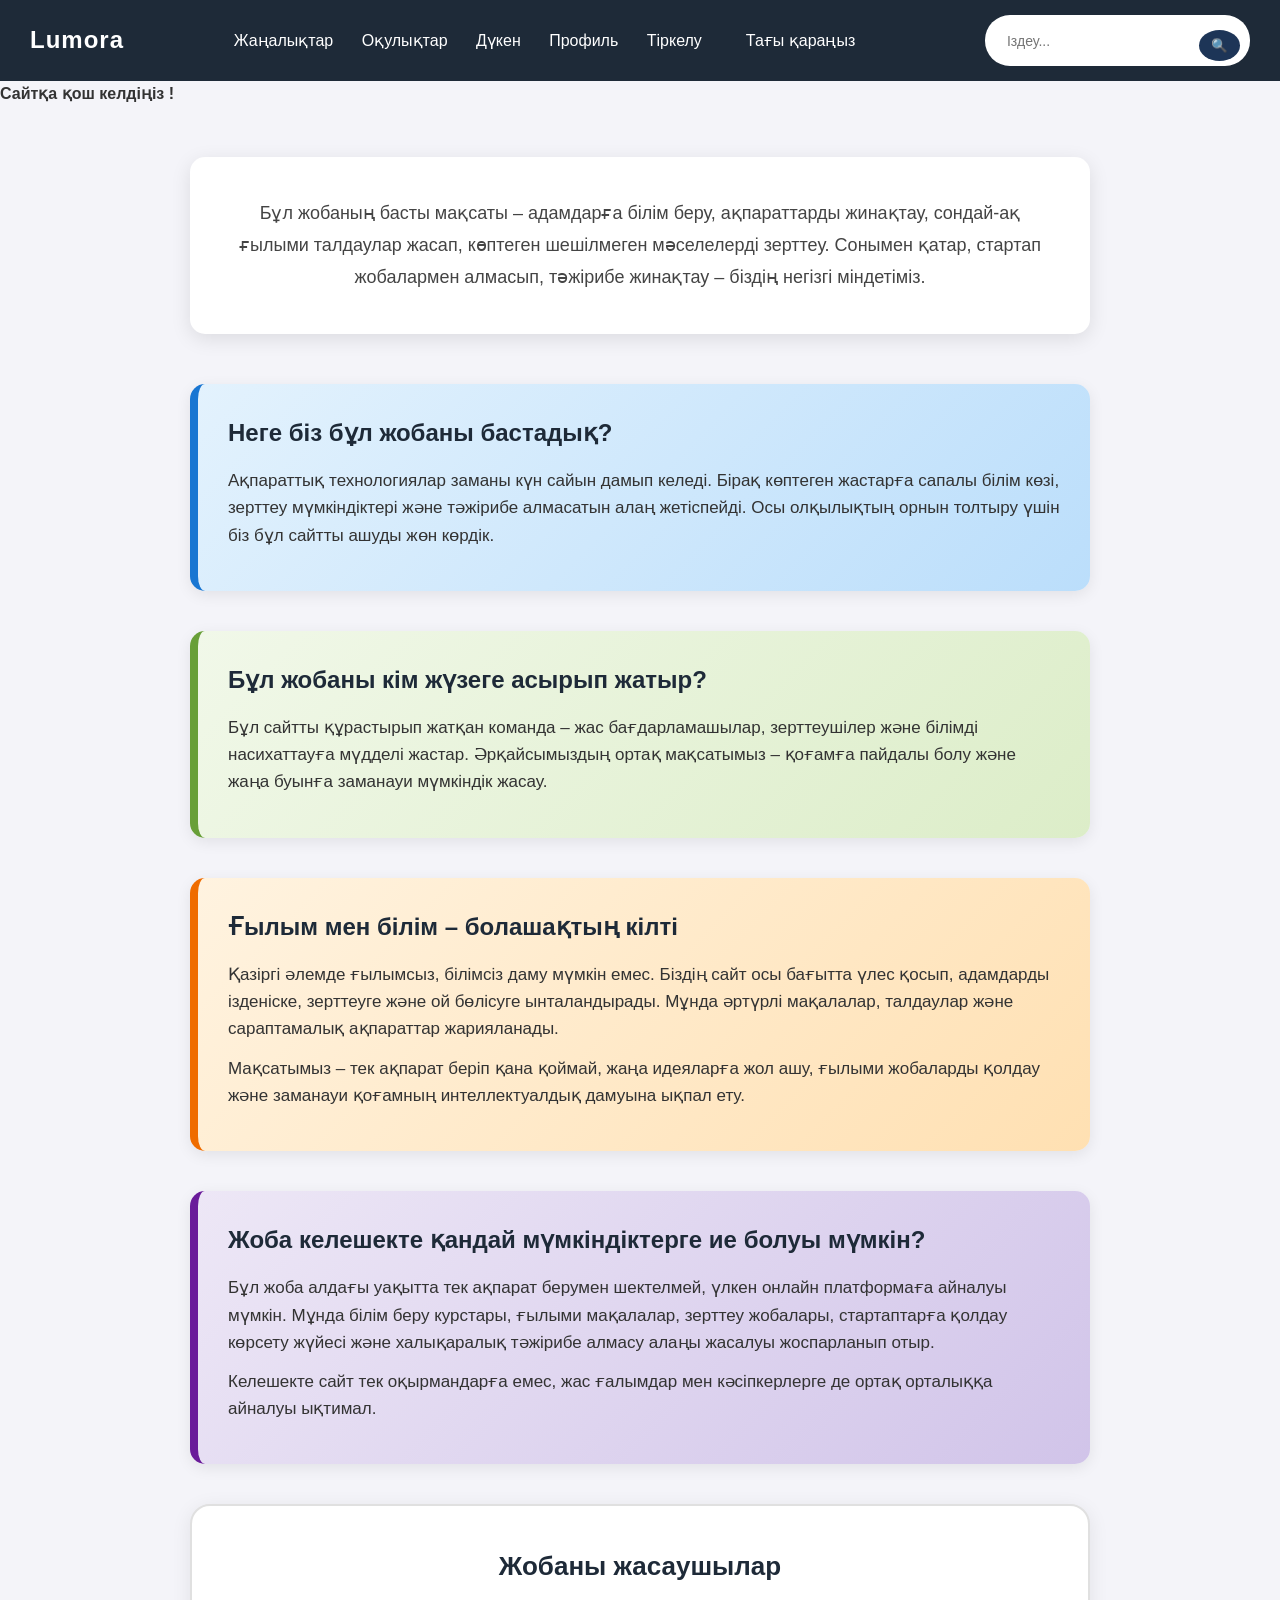
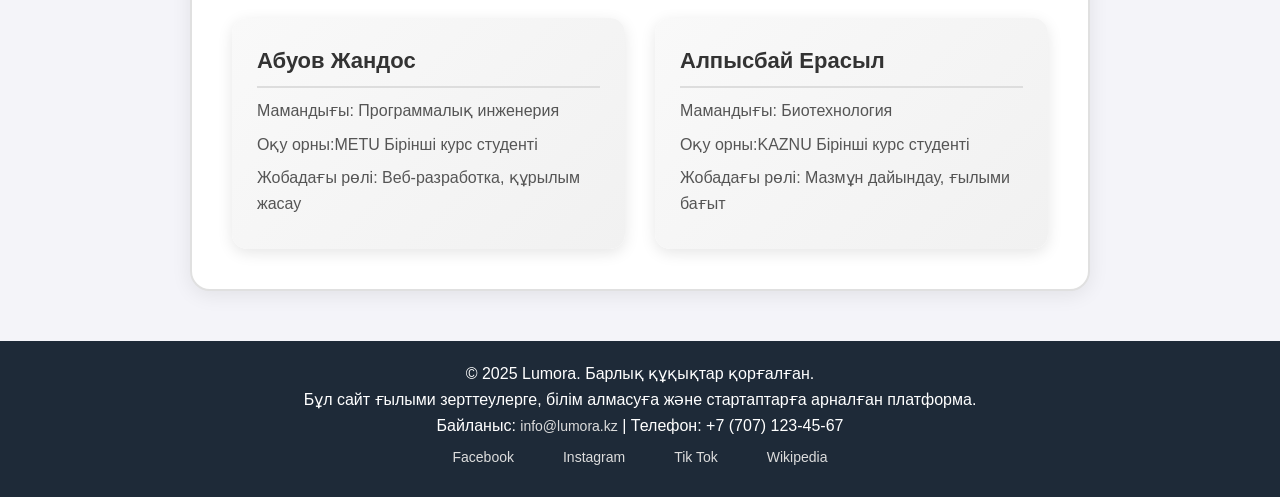
<file: index.html>
<!DOCTYPE html>
<html lang="en">
<head>
    <meta charset="UTF-8">
    <meta name="viewport" content="width=device-width, initial-scale=1.0">
    <title>SokolOW</title>
    <link rel="stylesheet" href="style.css">
</head>
 <header><h3>Lumora </h3>
    <div class="links">
        <nav><ul>
            <li>
                <a href="News.html">Жаңалықтар</a>
                <a href="Okulyq.html">Оқулықтар</a>

        
                <a href="Duken.html">Дүкен</a>
                <a href="#">Профиль</a>
                <a href="Tirkelu.html">Тіркелу</a>
                <li>
                    <a href="#">Тағы қараңыз</a>
                    <ul>
                        <a href="#">Қызықты ақпараттар</a>
                        <a href="#">Сайт туралы</a>
                        <a href="#">Қосымша ақпараттар</a>
                        <a href="#">Құрастырушылар</a>
                    </ul>
                </li>


            </li>
    </ul></nav>
    </div>


    <!-- Іздеу жолағы -->
  <form class="search-bar">
    <input type="text" placeholder="Іздеу..." />
    <button type="submit">🔍</button>
  </form>
  <script>
document.getElementById("search").addEventListener("keyup", function() {
  let filter = this.value.toLowerCase();
  let items = document.querySelectorAll(".content p");

  items.forEach(item => {
    if (item.textContent.toLowerCase().includes(filter)) {
      item.style.display = "block";
    } else {
      item.style.display = "none";
    }
  });
});

  </script>
 </header>
<body>
    <section><h4>
Сайтқа қош келдіңіз !    </h4>
</section>
<section class="intro">
    
    <p>
        Бұл жобаның басты мақсаты – адамдарға білім беру, ақпараттарды жинақтау, 
        сондай-ақ ғылыми талдаулар жасап, көптеген шешілмеген мәселелерді зерттеу.  
        Сонымен қатар, стартап жобалармен алмасып, тәжірибе жинақтау – біздің негізгі міндетіміз.
    </p>
</section>
<section class="block mission">
    <h2>Неге біз бұл жобаны бастадық?</h2>
    <p>
        Ақпараттық технологиялар заманы күн сайын дамып келеді. Бірақ көптеген жастарға сапалы білім көзі, 
        зерттеу мүмкіндіктері және тәжірибе алмасатын алаң жетіспейді. Осы олқылықтың орнын толтыру үшін 
        біз бұл сайтты ашуды жөн көрдік. 
    </p>
</section>

<!-- Блок 2: Кімдер жасап жатыр -->
<section class="block creators">
    <h2>Бұл жобаны кім жүзеге асырып жатыр?</h2>
    <p>
        Бұл сайтты құрастырып жатқан команда – жас бағдарламашылар, зерттеушілер және 
        білімді насихаттауға мүдделі жастар. Әрқайсымыздың ортақ мақсатымыз – қоғамға пайдалы 
        болу және жаңа буынға заманауи мүмкіндік жасау. 
    </p>
</section>

<!-- Блок 3: Мақала -->
<article class="block article">
    <h2>Ғылым мен білім – болашақтың кілті</h2>
    <p>
        Қазіргі әлемде ғылымсыз, білімсіз даму мүмкін емес. Біздің сайт осы бағытта үлес қосып, 
        адамдарды ізденіске, зерттеуге және ой бөлісуге ынталандырады. Мұнда әртүрлі 
        мақалалар, талдаулар және сараптамалық ақпараттар жарияланады. 
    </p>
    <p>
        Мақсатымыз – тек ақпарат беріп қана қоймай, жаңа идеяларға жол ашу, ғылыми жобаларды 
        қолдау және заманауи қоғамның интеллектуалдық дамуына ықпал ету.
    </p>
</article>
    <!-- Блок 4: Жоба келешегі -->
    <section class="block future">
        <h2>Жоба келешекте қандай мүмкіндіктерге ие болуы мүмкін?</h2>
        <p>
            Бұл жоба алдағы уақытта тек ақпарат берумен шектелмей, үлкен онлайн платформаға айналуы мүмкін. 
            Мұнда білім беру курстары, ғылыми мақалалар, зерттеу жобалары, стартаптарға қолдау көрсету жүйесі 
            және халықаралық тәжірибе алмасу алаңы жасалуы жоспарланып отыр. 
        </p>
        <p>
            Келешекте сайт тек оқырмандарға емес, жас ғалымдар мен кәсіпкерлерге де ортақ орталыққа айналуы ықтимал.
        </p>
    </section>

    <!-- Блок 5: Жобаны жасаушылар -->
    <section class="block creators-team">
        <h2>Жобаны жасаушылар</h2>
        <div class="team">
            <div class="person">
                <h3>Абуов Жандос</h3>
                <p>Мамандығы: Программалық инженерия</p>
                <p>Оқу орны:METU Бірінші курс студенті</p>
                <p>Жобадағы рөлі: Веб-разработка, құрылым жасау</p>
            </div>
            <div class="person">
                <h3>Алпысбай Ерасыл</h3>
                <p>Мамандығы: Биотехнология</p>
                <p>Оқу орны:KAZNU Бірінші курс студенті</p>
                <p>Жобадағы рөлі: Мазмұн дайындау, ғылыми бағыт</p>
            </div>
        </div>
    </section>


    <div class="links"></div>
    <footer>
        <div class="footer-info">
        <p>&copy; 2025 Lumora. Барлық құқықтар қорғалған.</p>
        <p>Бұл сайт ғылыми зерттеулерге, білім алмасуға және стартаптарға арналған платформа.</p>
        <p>Байланыс: <a href="mailto:info@lumora.kz">info@lumora.kz</a> | Телефон: +7 (707) 123-45-67</p>
    </div>
        <nav>
            <a href="https://facebook.com">Facebook</a>
            <a href="https://intagram.com">Instagram</a>
            <a href="https://tiktok.com">Tik Tok</a>
            <a href="https://wikipedia.org">Wikipedia</a>
    </nav>
   </footer>
</body>
</html>
</file>
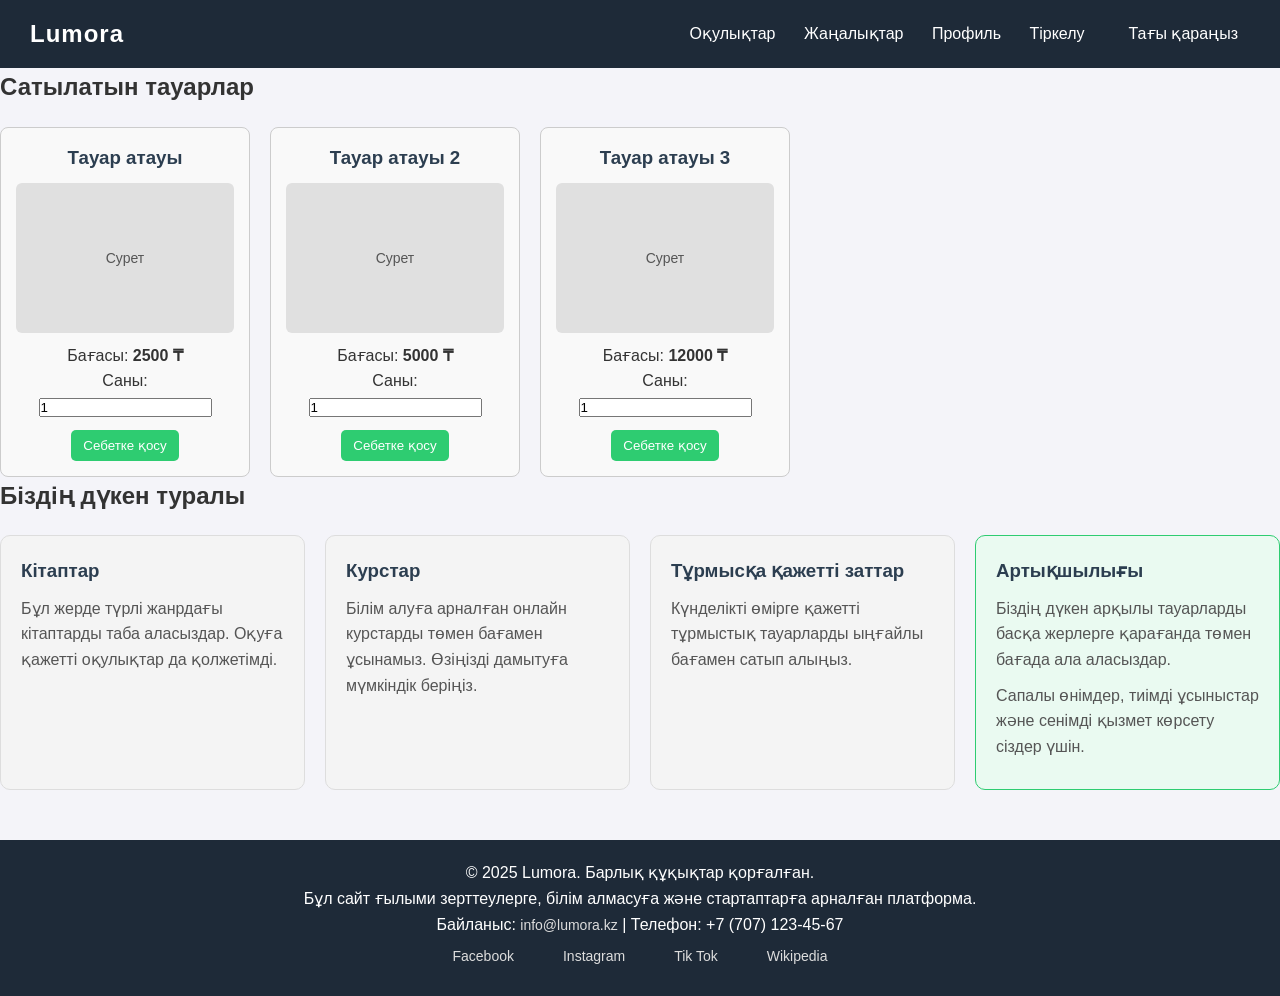
<file: Duken.html>
<!DOCTYPE html>
<html lang="en">
<head>
    <meta charset="UTF-8">
    <meta name="viewport" content="width=device-width, initial-scale=1.0">
    <title>SokolOW</title>
    <link rel="stylesheet" href="style.css">
</head>
<header><a href="index.html" class="logo-link"><h3>Lumora </h3></a>
    <div class="links">
        <nav><ul>
            <li>
                
                <a href="Okulyq.html">Оқулықтар</a>
                <a href="News.html">Жаңалықтар</a>
                
                <a href="#">Профиль</a>
                <a href="Tirkelu.html">Тіркелу</a>
                <li>
                    <a href="#">Тағы қараңыз</a>
                    <ul>
                        <a href="#">Қызықты ақпараттар</a>
                        <a href="#">Сайт туралы</a>
                        <a href="#">Қосымша ақпараттар</a>
                        <a href="#">Құрастырушылар</a>
                    </ul>
                </li>


            </li>
    </ul></nav>
    </div>
    
 </header>
<body>
    <main>
  <h2>Сатылатын тауарлар</h2>
  <div class="product-list">
    
    <!-- 1-тауар -->
    <div class="product">
      <h3>Тауар атауы</h3>
      <div class="image-placeholder">Сурет</div>
      <p>Бағасы: <strong>2500 ₸</strong></p>
      <label>
        Саны: 
        <input type="number" value="1" min="1">
      </label>
      <button>Себетке қосу</button>
    </div>

    <!-- 2-тауар -->
    <div class="product">
      <h3>Тауар атауы 2</h3>
      <div class="image-placeholder">Сурет</div>
      <p>Бағасы: <strong>5000 ₸</strong></p>
      <label>
        Саны: 
        <input type="number" value="1" min="1">
      </label>
      <button>Себетке қосу</button>
    </div>

    <!-- 3-тауар -->
    <div class="product">
      <h3>Тауар атауы 3</h3>
      <div class="image-placeholder">Сурет</div>
      <p>Бағасы: <strong>12000 ₸</strong></p>
      <label>
        Саны: 
        <input type="number" value="1" min="1">
      </label>
      <button>Себетке қосу</button>
    </div>

  </div>
</main>
<main>
  <h2>Біздің дүкен туралы</h2>
  <div class="info-blocks">

    <div class="info-block">
      <h3>Кітаптар</h3>
      <p>Бұл жерде түрлі жанрдағы кітаптарды таба аласыздар. Оқуға қажетті оқулықтар да қолжетімді.</p>
    </div>

    <div class="info-block">
      <h3>Курстар</h3>
      <p>Білім алуға арналған онлайн курстарды төмен бағамен ұсынамыз. Өзіңізді дамытуға мүмкіндік беріңіз.</p>
    </div>

    <div class="info-block">
      <h3>Тұрмысқа қажетті заттар</h3>
      <p>Күнделікті өмірге қажетті тұрмыстық тауарларды ыңғайлы бағамен сатып алыңыз.</p>
    </div>

    <div class="info-block highlight">
      <h3>Артықшылығы</h3>
      <p>Біздің дүкен арқылы тауарларды басқа жерлерге қарағанда төмен бағада ала аласыздар.</p>
      <p>Сапалы өнімдер, тиімді ұсыныстар және сенімді қызмет көрсету сіздер үшін.</p>
    </div>

  </div>
</main>

 <footer>
        <div class="footer-info">
        <p>&copy; 2025 Lumora. Барлық құқықтар қорғалған.</p>
        <p>Бұл сайт ғылыми зерттеулерге, білім алмасуға және стартаптарға арналған платформа.</p>
        <p>Байланыс: <a href="mailto:info@lumora.kz">info@lumora.kz</a> | Телефон: +7 (707) 123-45-67</p>
    </div>
        <nav>
            <a href="https://facebook.com">Facebook</a>
            <a href="https://intagram.com">Instagram</a>
            <a href="https://tiktok.com">Tik Tok</a>
            <a href="https://wikipedia.org">Wikipedia</a>
    </nav>
   </footer>
</body>
</html>
</file>
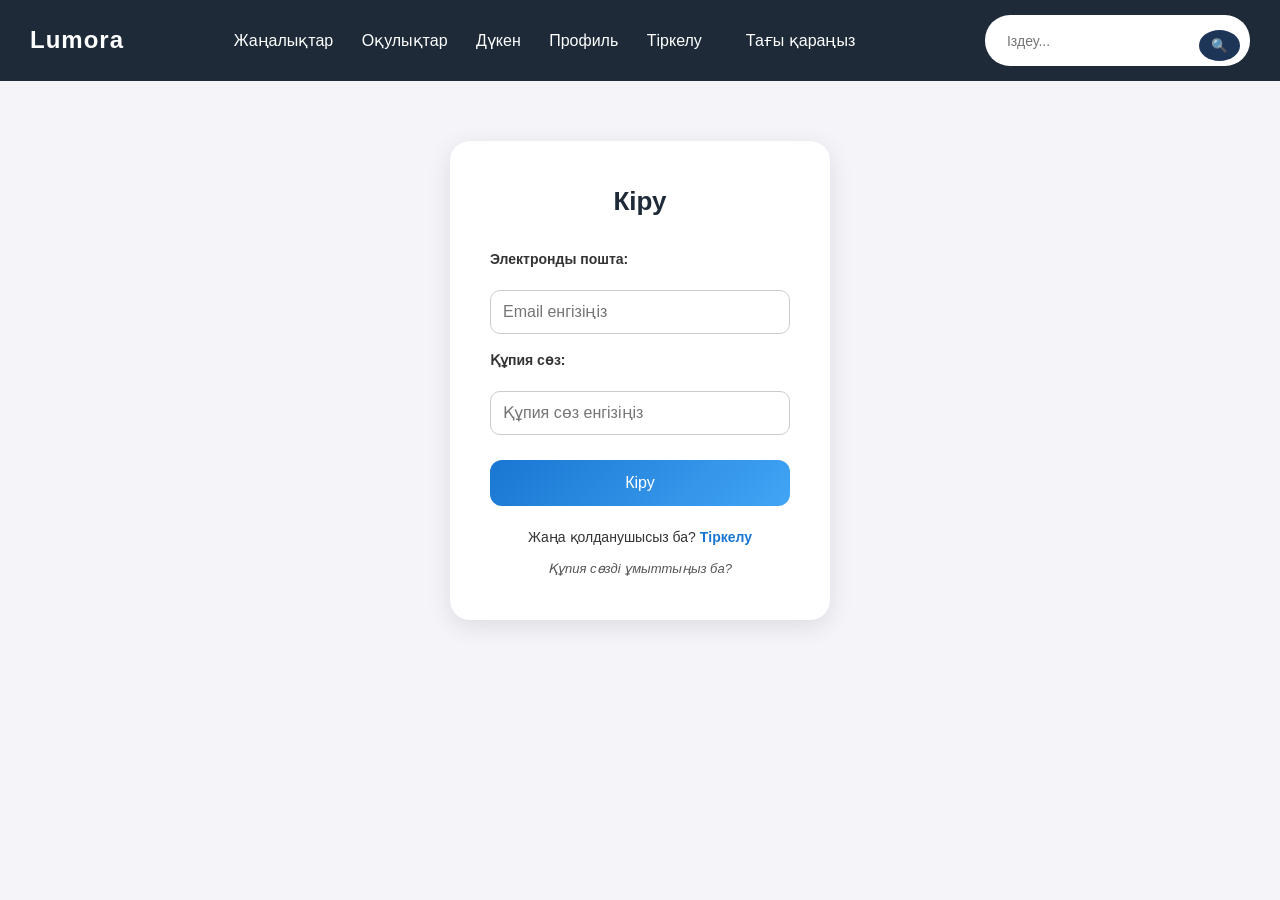
<file: Kiru.html>
<!DOCTYPE html>
<html lang="en">
<head>
    <meta charset="UTF-8">
    <meta name="viewport" content="width=device-width, initial-scale=1.0">
    <title>SokolOW</title>
    <link rel="stylesheet" href="style.css">
</head>
<header>
    <h3>Lumora </h3>
    <div class="links">
        <nav><ul>
            <li>
                <a href="News.html">Жаңалықтар</a>
                <a href="Okulyq.html">Оқулықтар</a>

        
                <a href="Duken.html">Дүкен</a>
                <a href="#">Профиль</a>
                <a href="Tirkelu.html">Тіркелу</a>
                <li>
                    <a href="#">Тағы қараңыз</a>
                    <ul>
                        <a href="#">Қызықты ақпараттар</a>
                        <a href="#">Сайт туралы</a>
                        <a href="#">Қосымша ақпараттар</a>
                        <a href="#">Құрастырушылар</a>
                    </ul>
                </li>


            </li>
    </ul></nav>
    </div>


    <!-- Іздеу жолағы -->
  <form class="search-bar">
    <input type="text" placeholder="Іздеу..." />
    <button type="submit">🔍</button>
  </form>
  <script>
document.getElementById("search").addEventListener("keyup", function() {
  let filter = this.value.toLowerCase();
  let items = document.querySelectorAll(".content p");

  items.forEach(item => {
    if (item.textContent.toLowerCase().includes(filter)) {
      item.style.display = "block";
    } else {
      item.style.display = "none";
    }
  });
});

  </script>
 </header>
<body>
    <section class="login">
        <h2>Кіру</h2>
        <form action="#" method="post">
            <label for="email">Электронды пошта:</label>
            <input type="email" id="email" name="email" placeholder="Email енгізіңіз" required>
    
            <label for="password">Құпия сөз:</label>
            <input type="password" id="password" name="password" placeholder="Құпия сөз енгізіңіз" required>
    
            <button type="submit">Кіру</button>
        </form>
        <p class="register-text">Жаңа қолданушысыз ба? <a href="Tirkelu.html">Тіркелу</a></p>
        <p class="forgot"><a href="#">Құпия сөзді ұмыттыңыз ба?</a></p>
    </section>
    
</body>
</html>
</file>
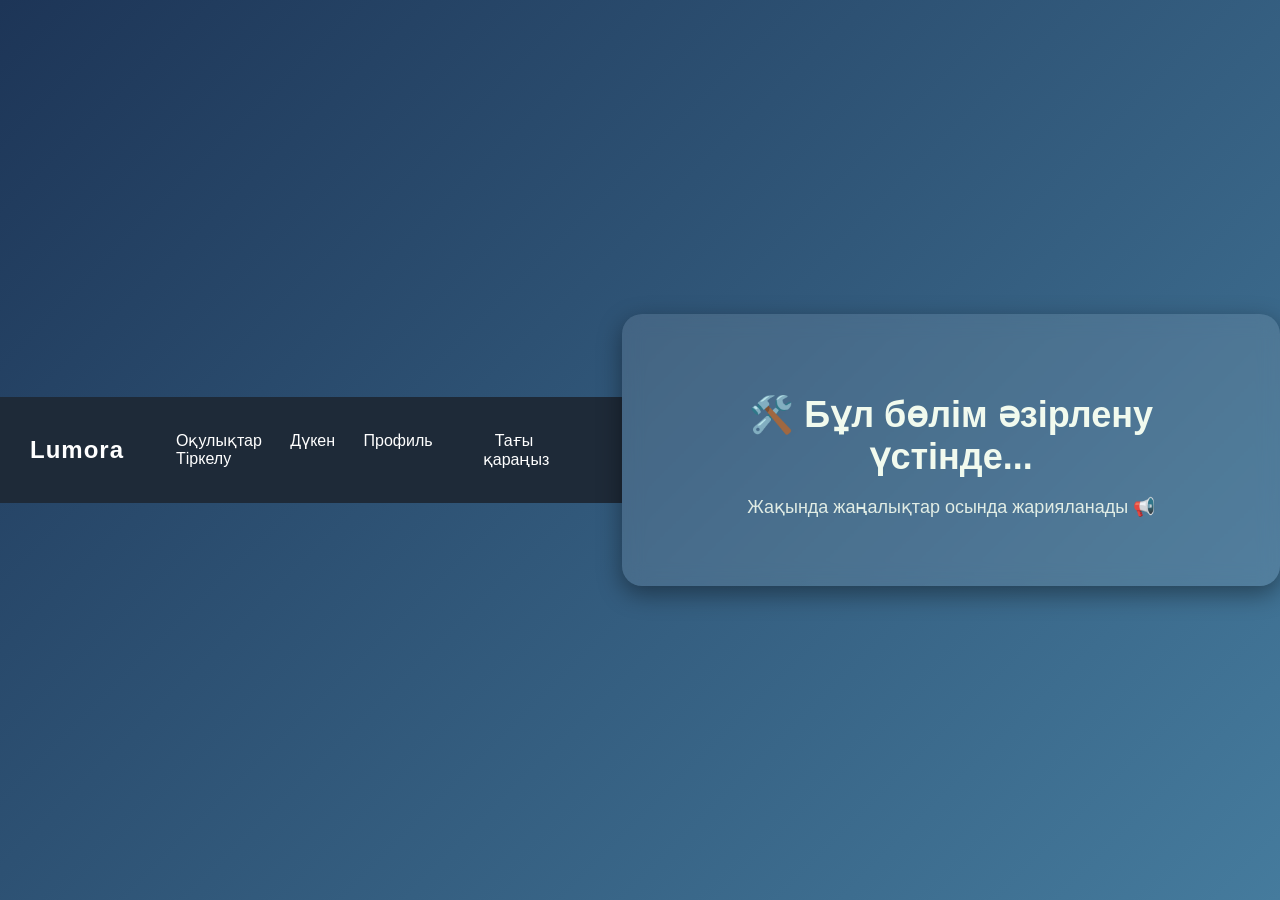
<file: News.html>
<!DOCTYPE html>
<html lang="en">
<head>
    <meta charset="UTF-8">
    <meta name="viewport" content="width=device-width, initial-scale=1.0">
    <title>SokolOW</title>
    <link rel="stylesheet" href="news.css">
</head>
 <header><a href="index.html" class="logo-link"><h3>Lumora</h3></a>
    <div class="links">
        <nav><ul>
            <li>
                
                <a href="Okulyq.html">Оқулықтар</a>
                <a href="Duken.html">Дүкен</a>
                <a href="#">Профиль</a>
                <a href="Tirkelu.html">Тіркелу</a>
                <li>
                    <a href="#">Тағы қараңыз</a>
                    <ul>
                        <a href="#">Қызықты ақпараттар</a>
                        <a href="#">Сайт туралы</a>
                        <a href="#">Қосымша ақпараттар</a>
                        <a href="#">Құрастырушылар</a>
                    </ul>
                </li>


            </li>
    </ul></nav>
    </div>
    
 </header>
 <body>
    

 <section class="news">
    <h1>🛠️ Бұл бөлім әзірлену үстінде...</h1>
    <p>Жақында жаңалықтар осында жарияланады 📢</p>
  </section>
</body>
</file>
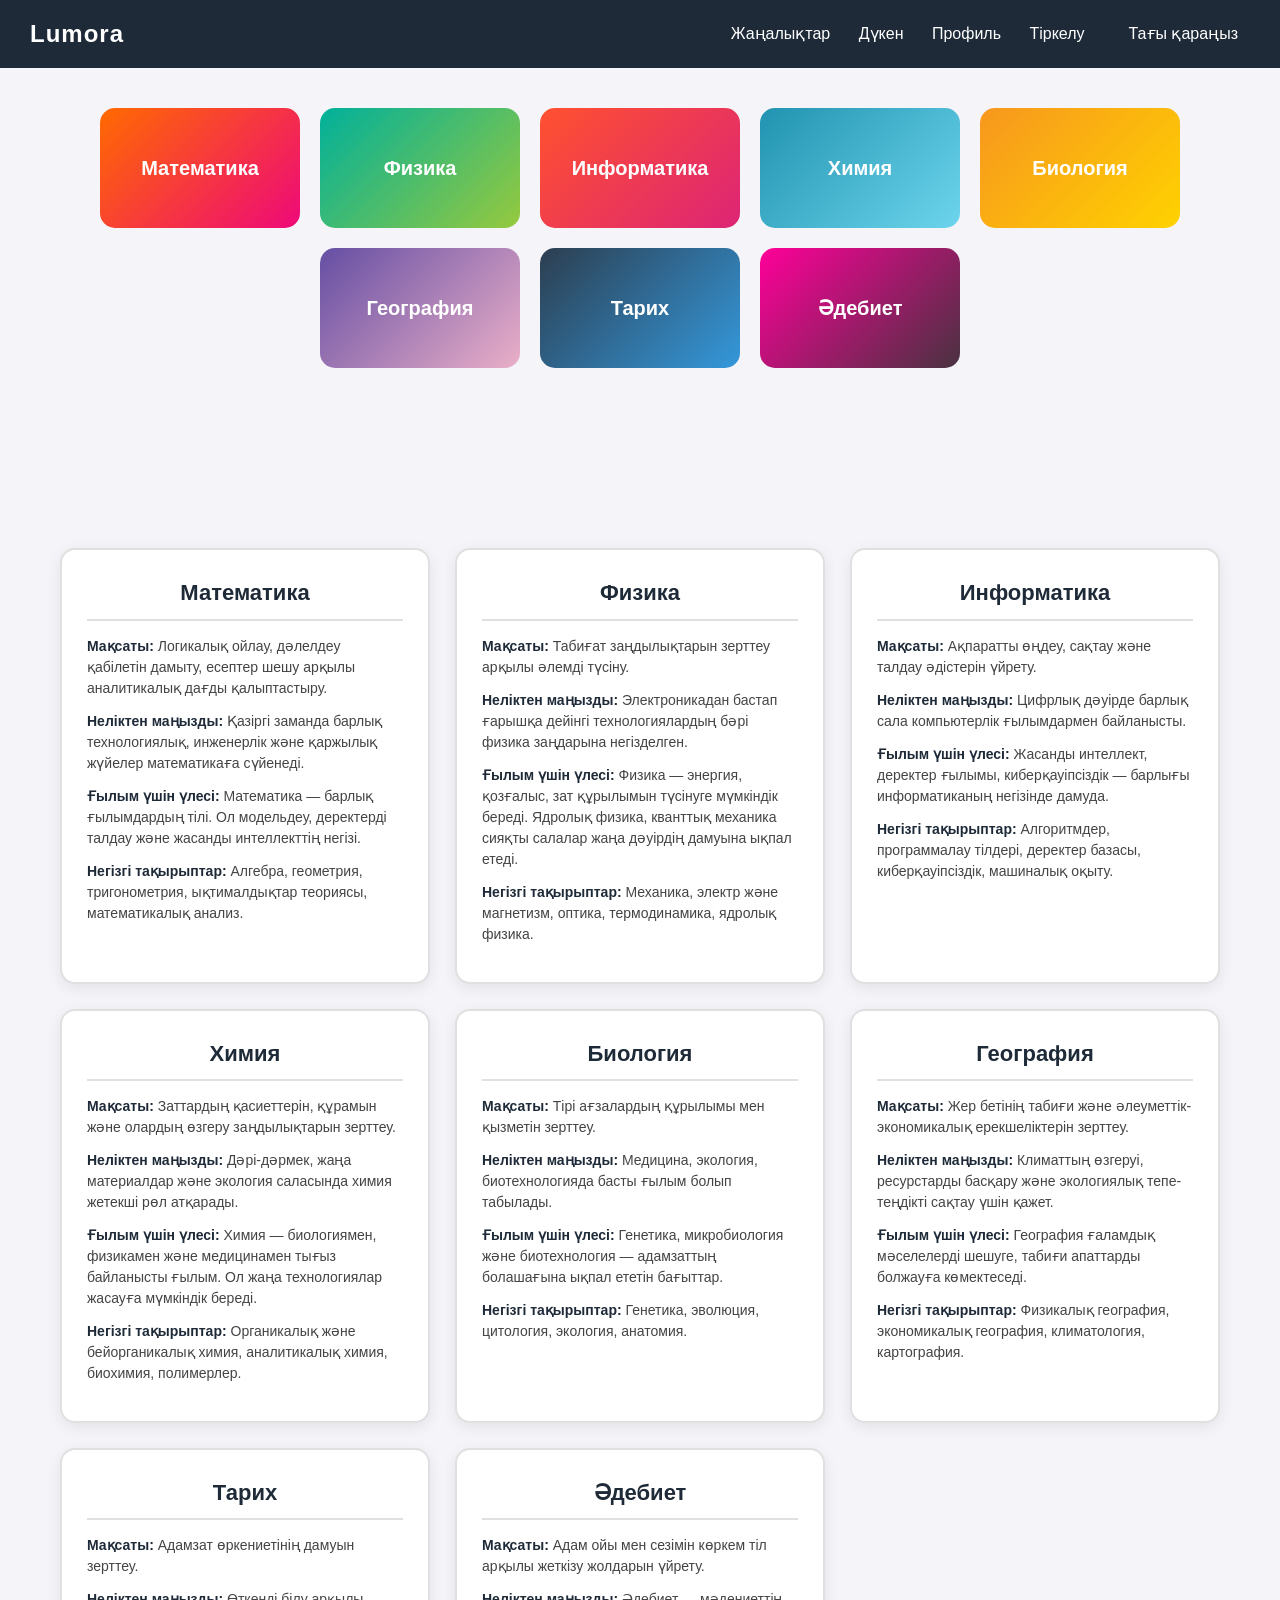
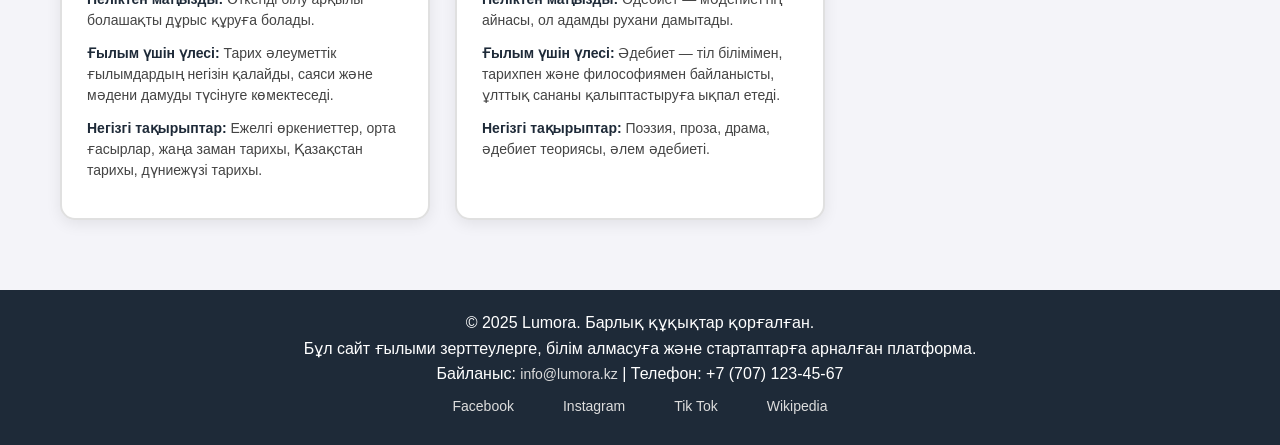
<file: Okulyq.html>
<!DOCTYPE html>
<html lang="en">
<head>
    <meta charset="UTF-8">
    <meta name="viewport" content="width=device-width, initial-scale=1.0">
    <title>SokolOW</title>
    <link rel="stylesheet" href="style.css">
    
</head>
<body>
    <header><a href="index.html" class="logo-link"><h3>Lumora</h3></a>
        <div class="links">
            <nav><ul>
                <li>

                    <a href="News.html">Жаңалықтар</a>
                    
                    <a href="Duken.html">Дүкен</a>
                    <a href="#">Профиль</a>
                    <a href="Tirkelu.html">Тіркелу</a>
                    <li>
                        <a href="#">Тағы қараңыз</a>
                        <ul>
                            <a href="#">Қызықты ақпараттар</a>
                            <a href="#">Сайт туралы</a>
                            <a href="#">Қосымша ақпараттар</a>
                            <a href="#">Құрастырушылар</a>
                        </ul>
                    </li>
    
    
                </li>
        </ul></nav>
        </div>
        
    
     </header>


     <div class="container">
        <div class="subject">Математика</div>
        <div class="subject">Физика</div>
        <div class="subject">Информатика</div>
        <div class="subject">Химия</div>
        <div class="subject">Биология</div>
        <div class="subject">География</div>
        <div class="subject">Тарих</div>
        <div class="subject">Әдебиет</div>
      </div>
      <div class="subjects">
    <!-- Математика -->
    <section class="subject-block">
        <h2>Математика</h2>
        <p><strong>Мақсаты:</strong> Логикалық ойлау, дәлелдеу қабілетін дамыту, есептер шешу арқылы аналитикалық дағды қалыптастыру.</p>
        <p><strong>Неліктен маңызды:</strong> Қазіргі заманда барлық технологиялық, инженерлік және қаржылық жүйелер математикаға сүйенеді.</p>
        <p><strong>Ғылым үшін үлесі:</strong> Математика — барлық ғылымдардың тілі. Ол модельдеу, деректерді талдау және жасанды интеллекттің негізі.</p>
        <p><strong>Негізгі тақырыптар:</strong> Алгебра, геометрия, тригонометрия, ықтималдықтар теориясы, математикалық анализ.</p>
    </section>

    <!-- Физика -->
    <section class="subject-block">
        <h2>Физика</h2>
        <p><strong>Мақсаты:</strong> Табиғат заңдылықтарын зерттеу арқылы әлемді түсіну.</p>
        <p><strong>Неліктен маңызды:</strong> Электроникадан бастап ғарышқа дейінгі технологиялардың бәрі физика заңдарына негізделген.</p>
        <p><strong>Ғылым үшін үлесі:</strong> Физика — энергия, қозғалыс, зат құрылымын түсінуге мүмкіндік береді. Ядролық физика, кванттық механика сияқты салалар жаңа дәуірдің дамуына ықпал етеді.</p>
        <p><strong>Негізгі тақырыптар:</strong> Механика, электр және магнетизм, оптика, термодинамика, ядролық физика.</p>
    </section>

    <!-- Информатика -->
    <section class="subject-block">
        <h2>Информатика</h2>
        <p><strong>Мақсаты:</strong> Ақпаратты өңдеу, сақтау және талдау әдістерін үйрету.</p>
        <p><strong>Неліктен маңызды:</strong> Цифрлық дәуірде барлық сала компьютерлік ғылымдармен байланысты.</p>
        <p><strong>Ғылым үшін үлесі:</strong> Жасанды интеллект, деректер ғылымы, киберқауіпсіздік — барлығы информатиканың негізінде дамуда.</p>
        <p><strong>Негізгі тақырыптар:</strong> Алгоритмдер, программалау тілдері, деректер базасы, киберқауіпсіздік, машиналық оқыту.</p>
    </section>

    <!-- Химия -->
    <section class="subject-block">
        <h2>Химия</h2>
        <p><strong>Мақсаты:</strong> Заттардың қасиеттерін, құрамын және олардың өзгеру заңдылықтарын зерттеу.</p>
        <p><strong>Неліктен маңызды:</strong> Дәрі-дәрмек, жаңа материалдар және экология саласында химия жетекші рөл атқарады.</p>
        <p><strong>Ғылым үшін үлесі:</strong> Химия — биологиямен, физикамен және медицинамен тығыз байланысты ғылым. Ол жаңа технологиялар жасауға мүмкіндік береді.</p>
        <p><strong>Негізгі тақырыптар:</strong> Органикалық және бейорганикалық химия, аналитикалық химия, биохимия, полимерлер.</p>
    </section>

    <!-- Биология -->
    <section class="subject-block">
        <h2>Биология</h2>
        <p><strong>Мақсаты:</strong> Тірі ағзалардың құрылымы мен қызметін зерттеу.</p>
        <p><strong>Неліктен маңызды:</strong> Медицина, экология, биотехнологияда басты ғылым болып табылады.</p>
        <p><strong>Ғылым үшін үлесі:</strong> Генетика, микробиология және биотехнология — адамзаттың болашағына ықпал ететін бағыттар.</p>
        <p><strong>Негізгі тақырыптар:</strong> Генетика, эволюция, цитология, экология, анатомия.</p>
    </section>

    <!-- География -->
    <section class="subject-block">
        <h2>География</h2>
        <p><strong>Мақсаты:</strong> Жер бетінің табиғи және әлеуметтік-экономикалық ерекшеліктерін зерттеу.</p>
        <p><strong>Неліктен маңызды:</strong> Климаттың өзгеруі, ресурстарды басқару және экологиялық тепе-теңдікті сақтау үшін қажет.</p>
        <p><strong>Ғылым үшін үлесі:</strong> География ғаламдық мәселелерді шешуге, табиғи апаттарды болжауға көмектеседі.</p>
        <p><strong>Негізгі тақырыптар:</strong> Физикалық география, экономикалық география, климатология, картография.</p>
    </section>

    <!-- Тарих -->
    <section class="subject-block">
        <h2>Тарих</h2>
        <p><strong>Мақсаты:</strong> Адамзат өркениетінің дамуын зерттеу.</p>
        <p><strong>Неліктен маңызды:</strong> Өткенді білу арқылы болашақты дұрыс құруға болады.</p>
        <p><strong>Ғылым үшін үлесі:</strong> Тарих әлеуметтік ғылымдардың негізін қалайды, саяси және мәдени дамуды түсінуге көмектеседі.</p>
        <p><strong>Негізгі тақырыптар:</strong> Ежелгі өркениеттер, орта ғасырлар, жаңа заман тарихы, Қазақстан тарихы, дүниежүзі тарихы.</p>
    </section>

    <!-- Әдебиет -->
    <section class="subject-block">
        <h2>Әдебиет</h2>
        <p><strong>Мақсаты:</strong> Адам ойы мен сезімін көркем тіл арқылы жеткізу жолдарын үйрету.</p>
        <p><strong>Неліктен маңызды:</strong> Әдебиет — мәдениеттің айнасы, ол адамды рухани дамытады.</p>
        <p><strong>Ғылым үшін үлесі:</strong> Әдебиет — тіл білімімен, тарихпен және философиямен байланысты, ұлттық сананы қалыптастыруға ықпал етеді.</p>
        <p><strong>Негізгі тақырыптар:</strong> Поэзия, проза, драма, әдебиет теориясы, әлем әдебиеті.</p>
    </section>
    
</div>

      <footer>
        <div class="footer-info">
        <p>&copy; 2025 Lumora. Барлық құқықтар қорғалған.</p>
        <p>Бұл сайт ғылыми зерттеулерге, білім алмасуға және стартаптарға арналған платформа.</p>
        <p>Байланыс: <a href="mailto:info@lumora.kz">info@lumora.kz</a> | Телефон: +7 (707) 123-45-67</p>
    </div>
        <nav>
            <a href="https://facebook.com">Facebook</a>
            <a href="https://intagram.com">Instagram</a>
            <a href="https://tiktok.com">Tik Tok</a>
            <a href="https://wikipedia.org">Wikipedia</a>
    </nav>
   </footer>
</body>
</html>
</file>
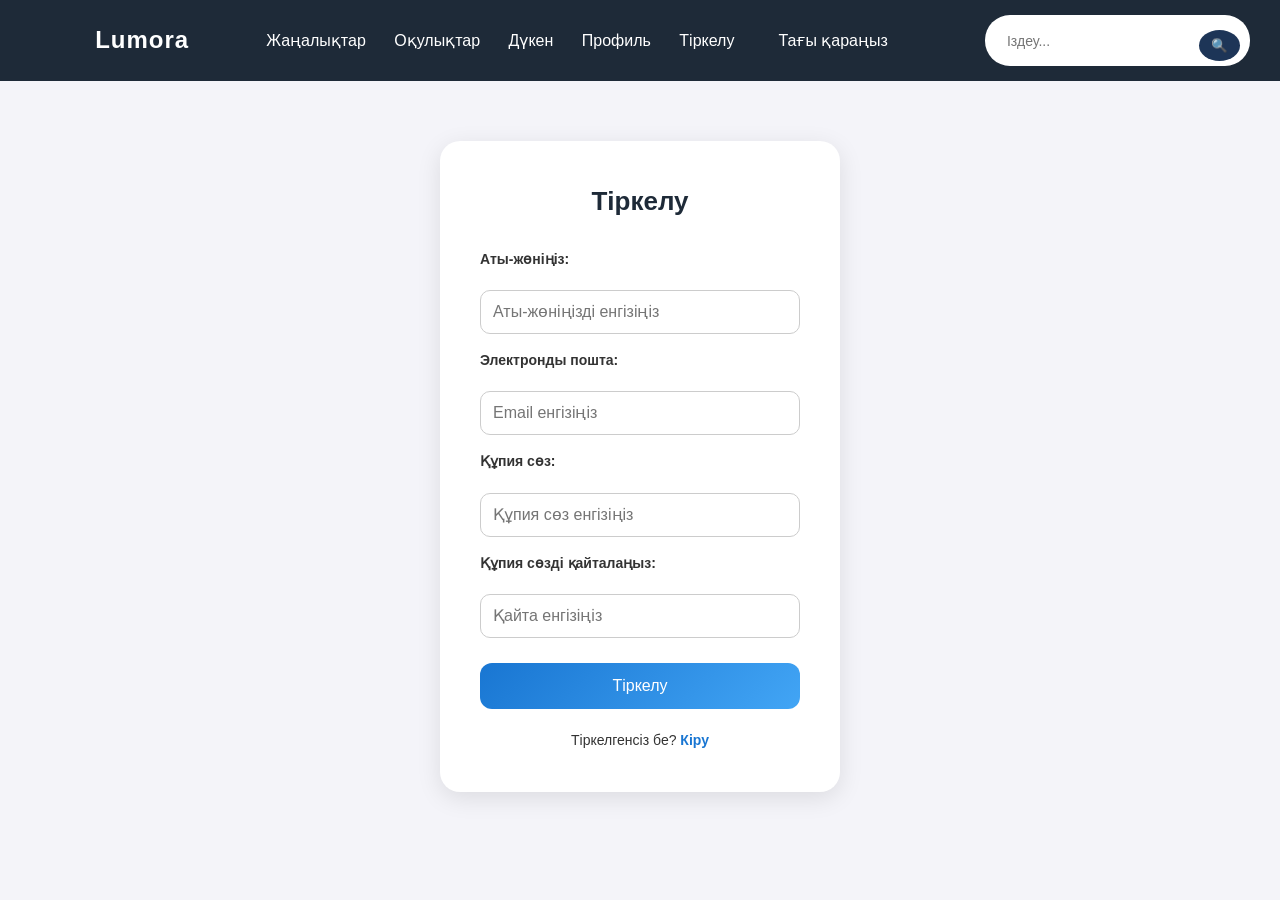
<file: Tirkelu.html>
<!DOCTYPE html>
<html lang="en">
<head>
    <meta charset="UTF-8">
    <meta name="viewport" content="width=device-width, initial-scale=1.0">
    <title>SokolOW</title>
    <link rel="stylesheet" href="style.css">
</head>
<header><a href="index.html" class="logo-link"></a><h3>Lumora </h3>
    <div class="links">
        <nav><ul>
            <li>
                <a href="News.html">Жаңалықтар</a>
                <a href="Okulyq.html">Оқулықтар</a>

        
                <a href="Duken.html">Дүкен</a>
                <a href="#">Профиль</a>
                <a href="Tirkelu.html">Тіркелу</a>
                <li>
                    <a href="#">Тағы қараңыз</a>
                    <ul>
                        <a href="#">Қызықты ақпараттар</a>
                        <a href="#">Сайт туралы</a>
                        <a href="#">Қосымша ақпараттар</a>
                        <a href="#">Құрастырушылар</a>
                    </ul>
                </li>


            </li>
    </ul></nav>
    </div>


    <!-- Іздеу жолағы -->
  <form class="search-bar">
    <input type="text" placeholder="Іздеу..." />
    <button type="submit">🔍</button>
  </form>
  <script>
document.getElementById("search").addEventListener("keyup", function() {
  let filter = this.value.toLowerCase();
  let items = document.querySelectorAll(".content p");

  items.forEach(item => {
    if (item.textContent.toLowerCase().includes(filter)) {
      item.style.display = "block";
    } else {
      item.style.display = "none";
    }
  });
});

  </script>
 </header>
<body>
    <section class="register">
        <h2>Тіркелу</h2>
        <form action="#" method="post">
            <label for="name">Аты-жөніңіз:</label>
            <input type="text" id="name" name="name" placeholder="Аты-жөніңізді енгізіңіз" required>
    
            <label for="email">Электронды пошта:</label>
            <input type="email" id="email" name="email" placeholder="Email енгізіңіз" required>
    
            <label for="password">Құпия сөз:</label>
            <input type="password" id="password" name="password" placeholder="Құпия сөз енгізіңіз" required>
    
            <label for="confirm">Құпия сөзді қайталаңыз:</label>
            <input type="password" id="confirm" name="confirm" placeholder="Қайта енгізіңіз" required>
    
            <button type="submit">Тіркелу</button>
        </form>
        <p class="login-text">Тіркелгенсіз бе? <a href="Kiru.html">Кіру</a></p>
    </section>
    <script src="Sokol.js"></script>
</body>
</html>
</file>
<file: style.css>
/* Жалпы стиль */
* {
    margin: 0;
    padding: 0;
    box-sizing: border-box;
    font-family: "Segoe UI", Arial, sans-serif;
}

body {
    background: #f4f4f9;
    color: #333;
    line-height: 1.6;
}

/* Header */
header {
    background: #1e2a38;
    color: #fff;
    padding: 15px 30px;
    display: flex;
    justify-content: space-between;
    align-items: center;
}

header h3 {
    font-size: 24px;
    font-weight: bold;
    letter-spacing: 1px;
}

/* Навигация */
nav ul {
    list-style: none;
    display: flex;
    gap: 20px;
}

nav ul li {
    position: relative;
}

nav a {
    text-decoration: none;
    color: #fff;
    font-size: 16px;
    padding: 8px 12px;
    transition: background 0.3s ease;
    border-radius: 6px;
}

nav a:hover {
    background: #2f3d4e;
}

/* Dropdown (Тағы қараңыз) */
nav ul li ul {
    display: none;
    position: absolute;
    top: 35px;
    left: 0;
    background: #2f3d4e;
    padding: 10px 0;
    border-radius: 8px;
    min-width: 200px;
    flex-direction: column;
    z-index: 10;
}

nav ul li ul a {
    display: block;
    padding: 10px 20px;
    color: #fff;
}

nav ul li:hover ul {
    display: flex;
}

/* Footer */
footer {
    margin-top: 50px;
    background: #1e2a38;
    color: #fff;
    padding: 20px 0;
    text-align: center;
}

footer nav {
    display: flex;
    justify-content: center;
    gap: 25px;
}

footer a {
    text-decoration: none;
    color: #ddd;
    font-size: 14px;
    transition: color 0.3s ease;
}

footer a:hover {
    color: #fff;
}
/* Кіріспе бөлік */
.intro {
    max-width: 900px;
    margin: 50px auto;
    padding: 40px;
    background: #ffffff;
    border-radius: 15px;
    box-shadow: 0 5px 20px rgba(0,0,0,0.1);
    text-align: center;
}

.intro h1 {
    font-size: 32px;
    color: #1e2a38;
    margin-bottom: 20px;
}

.intro p {
    font-size: 18px;
    line-height: 1.8;
    color: #444;
}
.block {
    max-width: 900px;
    margin: 40px auto;
    padding: 30px;
    border-radius: 15px;
    box-shadow: 0 4px 15px rgba(0,0,0,0.08);
}

/* Блок түрлерін бөлек-бөлек стильдеу */
.mission {
    background: linear-gradient(135deg, #e3f2fd, #bbdefb);
    border-left: 8px solid #1976d2;
}

.creators {
    background: linear-gradient(135deg, #f1f8e9, #dcedc8);
    border-left: 8px solid #689f38;
}

.article {
    background: linear-gradient(135deg, #fff3e0, #ffe0b2);
    border-left: 8px solid #ef6c00;
}

/* Блок ішіндегі мәтіндер */
.block h2 {
    margin-bottom: 15px;
    font-size: 24px;
    color: #1e2a38;
}

.block p {
    font-size: 17px;
    color: #333;
    margin-bottom: 12px;
}
/* Жоба келешегі */
.future {
    background: linear-gradient(135deg, #ede7f6, #d1c4e9);
    border-left: 8px solid #6a1b9a;
}

/* Жобаны жасаушылар */
.creators-team {
    background: #ffffff;
    border: 2px solid #e0e0e0;
    box-shadow: 0 4px 20px rgba(0,0,0,0.08);
    border-radius: 20px;
    padding: 40px;
    text-align: center;
}

.creators-team h2 {
    font-size: 26px;
    margin-bottom: 30px;
    color: #1e2a38;
}

/* Команда стилі */
.team {
    display: flex;
    gap: 30px;
    justify-content: center;
    flex-wrap: wrap;
}

.person {
    flex: 1 1 300px;
    background: linear-gradient(135deg, #f9f9f9, #f1f1f1);
    padding: 25px;
    border-radius: 15px;
    box-shadow: 0 4px 15px rgba(0,0,0,0.1);
    text-align: left;
    transition: 0.3s ease;
}

.person h3 {
    font-size: 22px;
    margin-bottom: 10px;
    color: #333;
    border-bottom: 2px solid #ddd;
    padding-bottom: 8px;
}

.person p {
    font-size: 16px;
    margin-bottom: 8px;
    color: #555;
}
/* Тіркелу формасы */
.register {
    max-width: 400px;
    margin: 60px auto;
    padding: 40px;
    background: #ffffff;
    border-radius: 20px;
    box-shadow: 0 6px 25px rgba(0,0,0,0.1);
    text-align: center;
}

.register h2 {
    font-size: 26px;
    margin-bottom: 25px;
    color: #1e2a38;
}

.register form {
    display: flex;
    flex-direction: column;
    gap: 15px;
    text-align: left;
}

.register label {
    font-size: 14px;
    font-weight: bold;
    color: #333;
    margin-bottom: 5px;
}

.register input {
    padding: 12px;
    border: 1px solid #ccc;
    border-radius: 10px;
    font-size: 16px;
    outline: none;
    transition: border 0.3s ease;
}

.register input:focus {
    border: 1px solid #1976d2;
    box-shadow: 0 0 5px rgba(25, 118, 210, 0.3);
}

.register button {
    padding: 14px;
    border: none;
    background: linear-gradient(135deg, #1976d2, #42a5f5);
    color: white;
    font-size: 16px;
    border-radius: 12px;
    cursor: pointer;
    transition: background 0.3s ease;
    margin-top: 10px;
}

.register button:hover {
    background: linear-gradient(135deg, #1565c0, #1e88e5);
}

.register .login-text {
    margin-top: 20px;
    font-size: 14px;
}

.register .login-text a {
    color: #1976d2;
    text-decoration: none;
    font-weight: bold;
}
/* Кіру формасы */
.login {
    max-width: 380px;
    margin: 60px auto;
    padding: 40px;
    background: #ffffff;
    border-radius: 20px;
    box-shadow: 0 6px 25px rgba(0,0,0,0.1);
    text-align: center;
}

.login h2 {
    font-size: 26px;
    margin-bottom: 25px;
    color: #1e2a38;
}

.login form {
    display: flex;
    flex-direction: column;
    gap: 15px;
    text-align: left;
}

.login label {
    font-size: 14px;
    font-weight: bold;
    color: #333;
    margin-bottom: 5px;
}

.login input {
    padding: 12px;
    border: 1px solid #ccc;
    border-radius: 10px;
    font-size: 16px;
    outline: none;
    transition: border 0.3s ease, box-shadow 0.3s ease;
}

.login input:focus {
    border: 1px solid #1976d2;
    box-shadow: 0 0 5px rgba(25, 118, 210, 0.3);
}

.login button {
    padding: 14px;
    border: none;
    background: linear-gradient(135deg, #1976d2, #42a5f5);
    color: white;
    font-size: 16px;
    border-radius: 12px;
    cursor: pointer;
    transition: background 0.3s ease;
    margin-top: 10px;
}

.login button:hover {
    background: linear-gradient(135deg, #1565c0, #1e88e5);
}

/* Төменгі мәтіндер */
.login .register-text {
    margin-top: 20px;
    font-size: 14px;
}

.login .register-text a {
    color: #1976d2;
    text-decoration: none;
    font-weight: bold;
}

.login .forgot {
    margin-top: 10px;
    font-size: 13px;
}

.login .forgot a {
    color: #555;
    text-decoration: none;
    font-style: italic;
}

.login .forgot a:hover {
    color: #1976d2;
}





  .container {
    display: flex;
    flex-wrap: wrap;
    justify-content: center;
    gap: 20px;
    padding: 40px;
    opacity: 0;
    animation: fadeIn 1s ease forwards; /* Затмение шығуы */
  }

  @keyframes fadeIn {
    from { opacity: 0; }
    to { opacity: 1; }
  }

  .subject {
    background: linear-gradient(135deg, #6a11cb, #2575fc);
    color: white;
    width: 200px;
    height: 120px;
    display: flex;
    align-items: center;
    justify-content: center;
    font-size: 20px;
    font-weight: bold;
    border-radius: 15px;
    cursor: pointer;
    transition: transform 0.3s ease, box-shadow 0.3s ease;
  }

  .subject:hover {
    transform: scale(1.08);
    box-shadow: 0 10px 20px rgba(0,0,0,0.2);
  }

  /* Әр пәнге түрлі түстер */
  .subject:nth-child(1) { background: linear-gradient(135deg, #ff6a00, #ee0979); }
  .subject:nth-child(2) { background: linear-gradient(135deg, #00b09b, #96c93d); }
  .subject:nth-child(3) { background: linear-gradient(135deg, #ff512f, #dd2476); }
  .subject:nth-child(4) { background: linear-gradient(135deg, #2193b0, #6dd5ed); }
  .subject:nth-child(5) { background: linear-gradient(135deg, #f7971e, #ffd200); }
  .subject:nth-child(6) { background: linear-gradient(135deg, #654ea3, #eaafc8); }
  .subject:nth-child(7) { background: linear-gradient(135deg, #2c3e50, #3498db); }
  .subject:nth-child(8) { background: linear-gradient(135deg, #ff0099, #493240); }

  .logo-link {
    text-decoration: none; /* астындағы сызықты өшіреді */
    color: white; /* түсін ақ қылады */
  }

  .logo-link h3 {
    margin: 0; 
    font-size: 24px;
  }


  body .news {
    margin: 0;
    font-family: Arial, sans-serif;
    background: linear-gradient(135deg, #1d3557, #457b9d);
    height: 100vh;
    display: flex;
    justify-content: center;
    align-items: center;
  }

  .news {
    text-align: center;
    background: rgba(255, 255, 255, 0.1);
    padding: 50px 80px;
    border-radius: 20px;
    backdrop-filter: blur(10px);
    box-shadow: 0 8px 25px rgba(0, 0, 0, 0.4);
    color: #f1faee;
  }

  .news h1 {
    font-size: 36px;
    margin-bottom: 15px;
  }

  .news p {
    font-size: 18px;
    opacity: 0.9;
  }


   /* Іздеу жолағы */
   .search-bar {
    display: flex;
    align-items: center;
    background: white;
    border-radius: 25px;
    padding: 5px 10px;
    margin-left: 20px;
  }

  .search-bar input {
    border: none;
    outline: none;
    padding: 8px 12px;
    border-radius: 20px;
    font-size: 14px;
  }

  .search-bar button {
    border: none;
    background: #1d3557;
    color: white;
    padding: 8px 12px;
    border-radius: 50%;
    cursor: pointer;
    margin-left: 5px;
    transition: backgrounds 0.3s ease;
  }

  .search-bar button:hover {
            background: #457b529}



            /* ======== Subjects бөлімінің стилі ======== */
.subjects {
    max-width: 1200px;
    margin: 120px auto 50px; /* Хейдерден кейін */
    padding: 20px;
    display: grid;
    grid-template-columns: repeat(auto-fill, minmax(320px, 1fr));
    gap: 25px;
}

/* Әр пәннің блоктары */
.subject-block {
    background: #ffffff;
    border: 2px solid #e0e0e0;
    box-shadow: 0 4px 15px rgba(0,0,0,0.08);
    border-radius: 15px;
    padding: 25px;
    transition: all 0.3s ease;
}

.subject-block:hover {
    transform: translateY(-8px);
    box-shadow: 0 8px 25px rgba(0,0,0,0.15);
    border-color: #1e2a38;
}

/* Тақырыптар */
.subject-block h2 {
    font-size: 22px;
    margin-bottom: 15px;
    color: #1e2a38;
    text-align: center;
    border-bottom: 2px solid #e0e0e0;
    padding-bottom: 8px;
}

/* Мәтіндер */
.subject-block p {
    font-size: 14px;
    margin-bottom: 12px;
    color: #444;
    line-height: 1.5;
}

.subject-block p strong {
    color: #1e2a38;
}

/* creators-team секілді стиль қосуға болады */
.creators-team {
    background: #ffffff;
    border: 2px solid #e0e0e0;
    box-shadow: 0 4px 20px rgba(0,0,0,0.08);
    border-radius: 20px;
    padding: 40px;
    text-align: center;
}

.creators-team h2 {
    font-size: 26px;
    margin-bottom: 30px;
    color: #1e2a38;
}

.team {
    display: flex;
    gap: 30px;
    justify-content: center;
    flex-wrap: wrap;
}


.product-list {
  display: flex;
  flex-wrap: wrap;
  gap: 20px;
  margin-top: 20px;
}

.product {
  width: 250px;
  border: 1px solid #ccc;
  border-radius: 8px;
  padding: 15px;
  text-align: center;
  background: #f9f9f9;
}

.product h3 {
  margin: 0 0 10px;
  color: #2c3e50;
}

.image-placeholder {
  width: 100%;
  height: 150px;
  background: #e0e0e0;
  display: flex;
  justify-content: center;
  align-items: center;
  margin-bottom: 10px;
  border-radius: 6px;
  font-size: 14px;
  color: #555;
}

button {
  margin-top: 10px;
  padding: 8px 12px;
  background: #2ecc71;
  border: none;
  border-radius: 5px;
  color: white;
  cursor: pointer;
}

button:hover {
  background: #27ae60;
}


.info-blocks {
  display: grid;
  grid-template-columns: repeat(auto-fit, minmax(250px, 1fr));
  gap: 20px;
  margin-top: 20px;
}

.info-block {
  background: #f4f4f4;
  padding: 20px;
  border-radius: 10px;
  border: 1px solid #ddd;
  transition: transform 0.2s ease;
}

.info-block:hover {
  transform: translateY(-5px);
}

.info-block h3 {
  margin-top: 0;
  color: #2c3e50;
}

.info-block p {
  margin: 10px 0;
  color: #555;
}

.info-block.highlight {
  background: #eafaf1;
  border-color: #2ecc71;
}
</file>
<file: news.css>
body {
    margin: 0;
    font-family: Arial, sans-serif;
    background: linear-gradient(135deg, #1d3557, #457b9d);
    height: 100vh;
    display: flex;
    justify-content: center;
    align-items: center;
  }

  .news {
    text-align: center;
    background: rgba(255, 255, 255, 0.1);
    padding: 50px 80px;
    border-radius: 20px;
    backdrop-filter: blur(10px);
    box-shadow: 0 8px 25px rgba(0, 0, 0, 0.4);
    color: #f1faee;
  }

  .news h1 {
    font-size: 36px;
    margin-bottom: 15px;
  }

  .news p {
    font-size: 18px;
    opacity: 0.9;
  }



 /* Header */
header {
    background: #1e2a38;
    color: #fff;
    padding: 15px 30px;
    display: flex;
    justify-content: space-between;
    align-items: center;
}

header h3 {
    font-size: 24px;
    font-weight: bold;
    letter-spacing: 1px;
}

/* Навигация */
nav ul {
    list-style: none;
    display: flex;
    gap: 20px;
}

nav ul li {
    position: relative;
}

nav a {
    text-decoration: none;
    color: #fff;
    font-size: 16px;
    padding: 8px 12px;
    transition: background 0.3s ease;
    border-radius: 6px;
}

nav a:hover {
    background: #2f3d4e;
}

/* Dropdown (Тағы қараңыз) */
nav ul li ul {
    display: none;
    position: absolute;
    top: 35px;
    left: 0;
    background: #2f3d4e;
    padding: 10px 0;
    border-radius: 8px;
    min-width: 200px;
    flex-direction: column;
    z-index: 10;
}

nav ul li ul a {
    display: block;
    padding: 10px 20px;
    color: #fff;
}

nav ul li:hover ul {
    display: flex;
}

.logo-link {
    text-decoration: none; /* астындағы сызықты өшіреді */
    color: white; /* түсін ақ қылады */
  }
</file>
